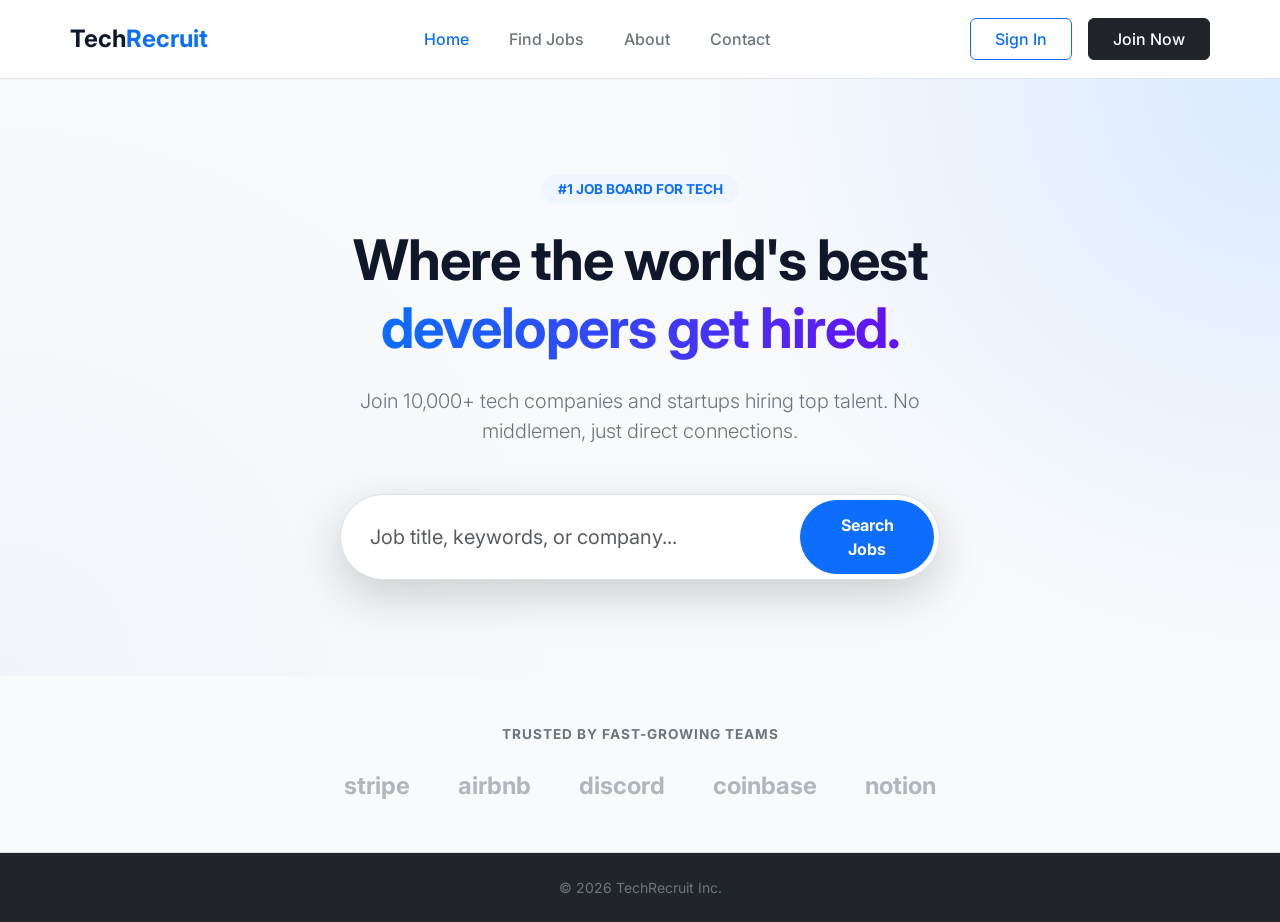
<file: index.html>
<!DOCTYPE html>
<html lang="en">
<head>
    <meta charset="UTF-8">
    <meta name="viewport" content="width=device-width, initial-scale=1.0">
    <title>TechRecruit | Home</title>
    <link href="https://cdn.jsdelivr.net/npm/bootstrap@5.3.3/dist/css/bootstrap.min.css" rel="stylesheet">
    <link rel="stylesheet" href="style.css">
    <style>
        .text-gradient {
            background: linear-gradient(90deg, #0d6efd, #6610f2);
            -webkit-background-clip: text;
            -webkit-text-fill-color: transparent;
        }
        .hero-bg { background-color: #f8fafc; }
        .search-wrapper { border-radius: 50px; overflow: hidden; padding: 5px; }
        .search-wrapper input { border: none; box-shadow: none !important; }
        .search-wrapper button { border-radius: 50px; padding: 12px 30px; }
    </style>
</head>
<body>

    <header class="sticky-top border-bottom" style="background-color: rgba(255, 255, 255, 0.95); backdrop-filter: blur(10px);">
        <nav class="navbar navbar-expand-md navbar-light py-3 container">
            <a href="index.html" class="navbar-brand fw-bolder fs-4" style="color: #0F172A;">Tech<span class="text-primary">Recruit</span></a>
            
            <button class="navbar-toggler" type="button" data-bs-toggle="collapse" data-bs-target="#navbarNav">
                <span class="navbar-toggler-icon"></span>
            </button>
            
            <div class="collapse navbar-collapse" id="navbarNav">
                <ul class="navbar-nav mx-auto gap-md-4">
                    <li class="nav-item"><a href="index.html" class="nav-link active text-primary fw-medium">Home</a></li>
                    <li class="nav-item"><a href="jobs.html" class="nav-link fw-medium text-secondary">Find Jobs</a></li>
                    <li class="nav-item"><a href="about.html" class="nav-link fw-medium text-secondary">About</a></li>
                    <li class="nav-item"><a href="contact.html" class="nav-link fw-medium text-secondary">Contact</a></li>
                </ul>
                <div id="authSection" class="d-flex align-items-center gap-3">
                    <a href="signin.html" class="btn btn-outline-primary fw-medium px-4 py-2">Sign In</a>
                    <a href="signup.html" class="btn btn-dark fw-medium px-4 py-2">Join Now</a>
                </div>
            </div>
        </nav>
    </header>

    <main>
        <section class="hero-bg py-5">
            <div class="container text-center py-5">
                <div class="d-inline-block px-3 py-1 mb-4 rounded-pill fw-bold text-primary" style="background: #eff6ff; font-size: 0.85rem;">
                    #1 JOB BOARD FOR TECH
                </div>
                <h1 class="display-4 fw-bolder mb-4" style="color: #0F172A; letter-spacing: -1px;">
                    Where the world's best <br><span class="text-gradient">developers get hired.</span>
                </h1>
                <p class="lead text-secondary mb-5 mx-auto" style="max-width: 600px;">
                    Join 10,000+ tech companies and startups hiring top talent. No middlemen, just direct connections.
                </p>
                
                <div class="search-wrapper bg-white shadow-lg border mx-auto d-flex" style="max-width: 600px;">
                    <input type="text" id="searchInput" class="form-control form-control-lg px-4" placeholder="Job title, keywords, or company...">
                    <button class="btn btn-primary fw-bold" onclick="searchJobs()">Search Jobs</button>
                </div>
            </div>
        </section>

        <div class="py-5 border-bottom text-center">
            <div class="container">
                <p class="fw-bold text-secondary text-uppercase mb-4" style="font-size: 0.85rem; letter-spacing: 1px;">Trusted by fast-growing teams</p>
                <div class="d-flex justify-content-center gap-4 gap-md-5 flex-wrap fs-4 fw-bold text-secondary opacity-50">
                    <span>stripe</span> <span>airbnb</span> <span>discord</span> <span>coinbase</span> <span>notion</span>
                </div>
            </div>
        </div>
    </main>

    <footer class="bg-dark text-secondary py-4 mt-auto">
        <div class="container text-center">
            <p class="mb-0 small">&copy; 2026 TechRecruit Inc.</p>
        </div>
    </footer>

    <script src="https://cdn.jsdelivr.net/npm/bootstrap@5.3.3/dist/js/bootstrap.bundle.min.js"></script>
    <script>
        // Check if user is logged in
        document.addEventListener('DOMContentLoaded', () => {
            const userName = localStorage.getItem('userName');
            const authSection = document.getElementById('authSection');

            if (userName) {
                // If logged in, show User Profile and Logout
                authSection.innerHTML = `
                    <span class="fw-bold text-dark">Hi, ${userName}</span>
                    <button onclick="logout()" class="btn btn-sm btn-outline-danger px-3">Logout</button>
                    <a href="contact.html" class="btn btn-primary fw-medium px-4 py-2">Post a Job</a>
                `;
            }
        });

        function logout() {
            localStorage.removeItem('userName');
            window.location.reload();
        }

        function searchJobs() {
            const query = document.getElementById('searchInput').value;
            // You can implement actual filtering on the jobs.html page later
            window.location.href = `jobs.html?search=${query}`;
        }
    </script>
</body>
</html>
</file>
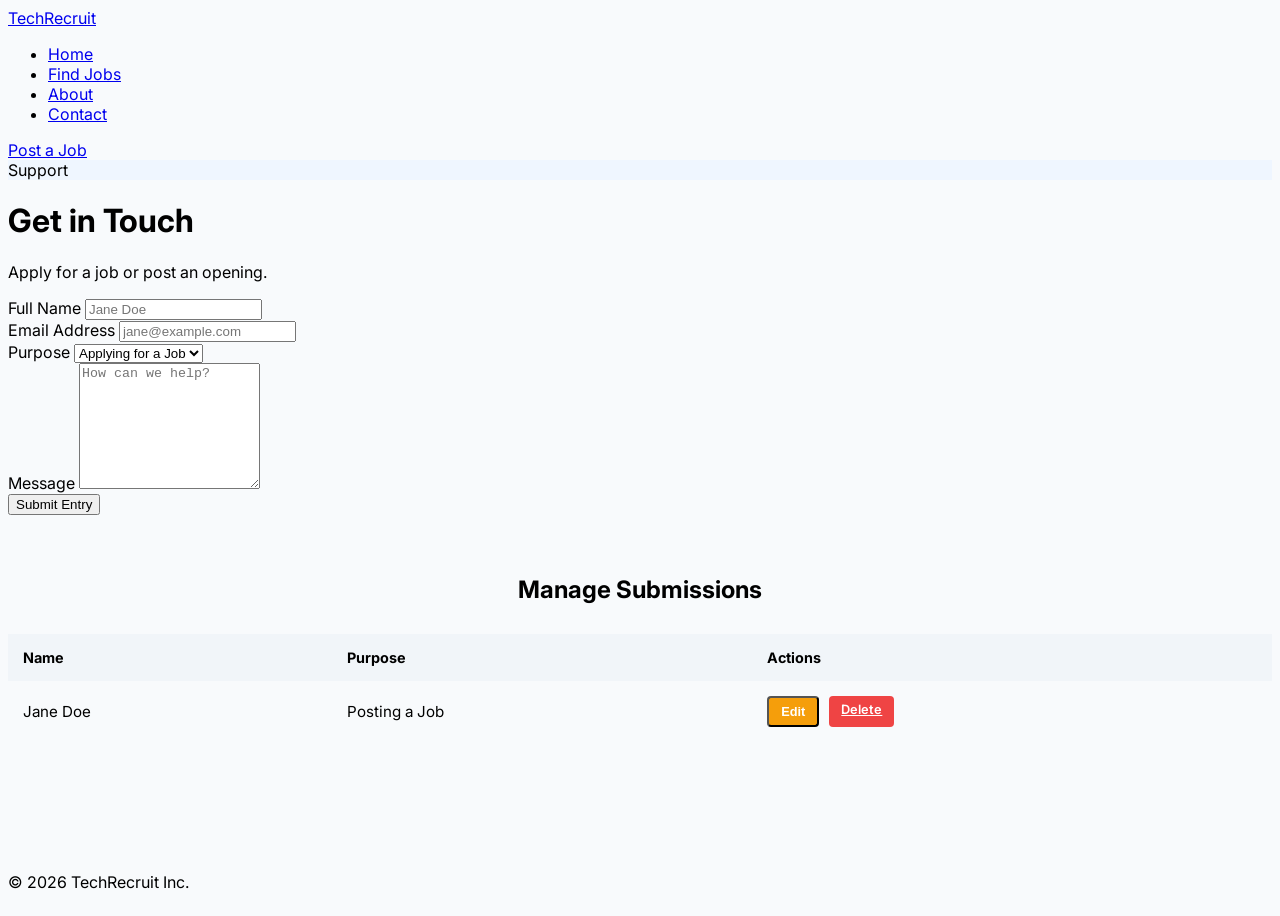
<file: contact.html>
<!DOCTYPE html>
<html lang="en">
<head>
    <meta charset="UTF-8">
    <meta name="viewport" content="width=device-width, initial-scale=1.0">
    <title>TechRecruit | Contact</title>
    <link href="https://fonts.googleapis.com/css2?family=Inter:wght@300;400;500;600;700&display=swap" rel="stylesheet">
    <link rel="stylesheet" href="style.css">
    <style>
        /* Specific styles for the Management Table to match your theme */
        .manage-section { margin-top: 60px; }
        .crud-table { width: 100%; border-collapse: collapse; background: var(--bg-card); border-radius: var(--radius-lg); overflow: hidden; border: 1px solid var(--border); }
        .crud-table th { background: #F1F5F9; padding: 15px; text-align: left; font-size: 0.9rem; color: var(--secondary); border-bottom: 1px solid var(--border); }
        .crud-table td { padding: 15px; border-bottom: 1px solid var(--border); font-size: 0.95rem; }
        .action-btns { display: flex; gap: 10px; }
        .btn-edit { background: #F59E0B; color: white; padding: 6px 12px; border-radius: 4px; font-size: 0.8rem; font-weight: 600; }
        .btn-delete { background: #EF4444; color: white; padding: 6px 12px; border-radius: 4px; font-size: 0.8rem; font-weight: 600; }
        #cancelBtn { margin-top: 10px; background: #94A3B8; color: white; border: none; width: 100%; padding: 10px; border-radius: var(--radius-sm); cursor: pointer; }
    </style>
</head>
<body>

    <header>
        <div class="container">
            <nav>
                <a href="index.html" class="logo">Tech<span>Recruit</span></a>
                <ul class="nav-links">
                    <li><a href="index.html">Home</a></li>
                    <li><a href="jobs.html">Find Jobs</a></li>
                    <li><a href="about.html">About</a></li>
                    <li><a href="contact.html" class="active">Contact</a></li>
                </ul>
                <a href="contact.html" class="btn-nav">Post a Job</a>
            </nav>
        </div>
    </header>

    <main>
        <div class="page-header">
            <div class="container">
                <div class="badge" style="background: #eff6ff; color: var(--primary); margin-bottom: 20px;">Support</div>
                <h1>Get in Touch</h1>
                <p>Apply for a job or post an opening.</p>
            </div>
        </div>

        <section>
            <div class="container">
                <div class="contact-container">
                    <form id="jobForm" action="JobServlet" method="POST">
                        <input type="hidden" name="action" id="formAction" value="insert">
                        <input type="hidden" name="jobId" id="jobId">

                        <div class="form-group">
                            <label>Full Name</label>
                            <input type="text" name="fullName" id="fullName" class="form-control" placeholder="Jane Doe" required>
                        </div>
                        <div class="form-group">
                            <label>Email Address</label>
                            <input type="email" name="email" id="email" class="form-control" placeholder="jane@example.com" required>
                        </div>
                        <div class="form-group">
                            <label>Purpose</label>
                            <select name="purpose" id="purpose" class="form-control">
                                <option value="Applying">Applying for a Job</option>
                                <option value="Posting">Posting a Job</option>
                                <option value="Inquiry">General Inquiry</option>
                            </select>
                        </div>
                        <div class="form-group">
                            <label>Message</label>
                            <textarea name="message" id="message" class="form-control" style="height: 120px;" placeholder="How can we help?"></textarea>
                        </div>
                        <button type="submit" id="submitBtn" class="btn-primary">Submit Entry</button>
                        <button type="button" id="cancelBtn" style="display:none;" onclick="resetForm()">Cancel Edit</button>
                    </form>
                </div>

                <div class="manage-section">
                    <h2 style="text-align: center; margin-bottom: 30px; color: var(--secondary);">Manage Submissions</h2>
                    <table class="crud-table">
                        <thead>
                            <tr>
                                <th>Name</th>
                                <th>Purpose</th>
                                <th>Actions</th>
                            </tr>
                        </thead>
                        <tbody>
                            <tr>
                                <td>Jane Doe</td>
                                <td>Posting a Job</td>
                                <td class="action-btns">
                                    <button class="btn-edit" onclick="editEntry(1, 'Jane Doe', 'jane@example.com', 'Posting', 'I want to hire a dev')">Edit</button>
                                    <a href="JobServlet?action=delete&id=1" class="btn-delete" onclick="return confirm('Delete this record?')">Delete</a>
                                </td>
                            </tr>
                        </tbody>
                    </table>
                </div>
            </div>
        </section>
    </main>

    <footer>
        <div class="container">
            <div class="copyright"><p>&copy; 2026 TechRecruit Inc.</p></div>
        </div>
    </footer>

    <script>
        function editEntry(id, name, email, purpose, message) {
            // Fill the form
            document.getElementById('jobId').value = id;
            document.getElementById('fullName').value = name;
            document.getElementById('email').value = email;
            document.getElementById('purpose').value = purpose;
            document.getElementById('message').value = message;

            // Change UI to Update Mode
            document.getElementById('formAction').value = 'update';
            document.getElementById('submitBtn').innerText = 'Update Record';
            document.getElementById('cancelBtn').style.display = 'block';

            // Scroll smoothly to form
            window.scrollTo({ top: 150, behavior: 'smooth' });
        }

        function resetForm() {
            document.getElementById('jobForm').reset();
            document.getElementById('formAction').value = 'insert';
            document.getElementById('submitBtn').innerText = 'Submit Entry';
            document.getElementById('cancelBtn').style.display = 'none';
        }
    </script>
</body>
</html>
</file>
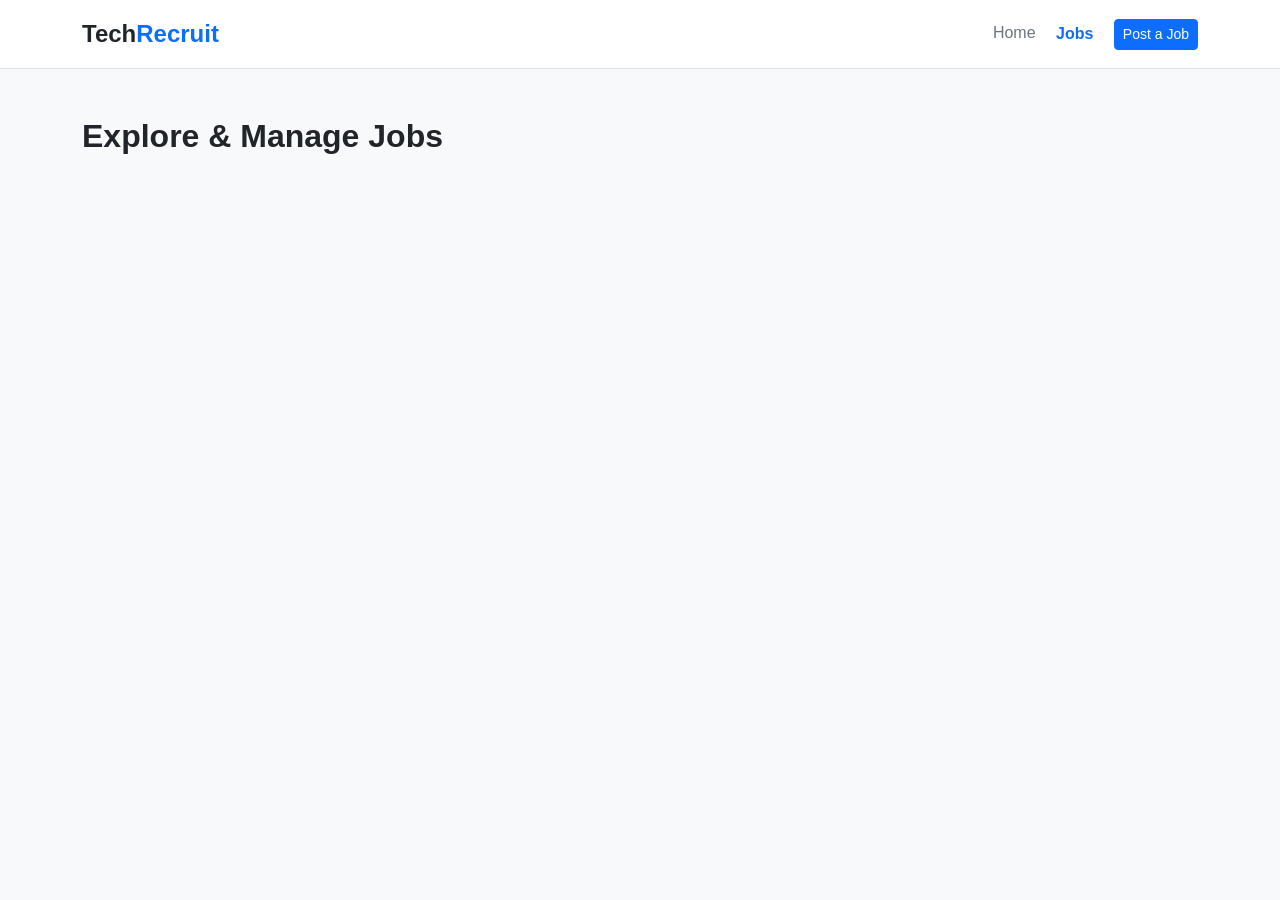
<file: jobs.html>
<!DOCTYPE html>
<html lang="en">
<head>
    <meta charset="UTF-8">
    <meta name="viewport" content="width=device-width, initial-scale=1.0">
    <title>TechRecruit | Manage Jobs</title>
    <link href="https://cdn.jsdelivr.net/npm/bootstrap@5.3.3/dist/css/bootstrap.min.css" rel="stylesheet">
    <style>
        body { background-color: #f8f9fa; font-family: 'Inter', sans-serif; }
        .job-card { border: none; border-radius: 15px; transition: 0.3s; }
        .job-card:hover { transform: translateY(-5px); box-shadow: 0 10px 20px rgba(0,0,0,0.1) !important; }
        .tech-badge { background: #e0e7ff; color: #4338ca; padding: 4px 10px; border-radius: 6px; font-size: 0.8rem; margin: 2px; display: inline-block; }
    </style>
</head>
<body>

<header class="bg-white border-bottom sticky-top py-3">
    <nav class="container d-flex justify-content-between align-items-center">
        <a class="navbar-brand fw-bold fs-4 text-dark" href="index.html">Tech<span class="text-primary">Recruit</span></a>
        <div class="nav-links">
            <a href="index.html" class="text-decoration-none text-secondary me-3">Home</a>
            <a href="jobs.html" class="text-decoration-none text-primary fw-bold">Jobs</a>
            <a href="contact.html" class="btn btn-primary btn-sm ms-3">Post a Job</a>
        </div>
    </nav>
</header>

<main class="container py-5">
    <h2 class="fw-bold mb-4">Explore & Manage Jobs</h2>
    <div class="row g-4" id="jobsGrid">
        </div>
</main>

<div class="modal fade" id="editModal" tabindex="-1">
    <div class="modal-dialog">
        <div class="modal-content">
            <div class="modal-header">
                <h5 class="modal-title">Edit Job Opening</h5>
                <button type="button" class="btn-close" data-bs-dismiss="modal"></button>
            </div>
            <div class="modal-body">
                <input type="hidden" id="editId">
                <div class="mb-3"><label class="form-label">Title</label><input type="text" id="editTitle" class="form-control"></div>
                <div class="mb-3"><label class="form-label">Company</label><input type="text" id="editCompany" class="form-control"></div>
                <div class="mb-3"><label class="form-label">Location</label><input type="text" id="editLocation" class="form-control"></div>
                <div class="mb-3"><label class="form-label">Salary</label><input type="text" id="editSalary" class="form-control"></div>
                <div class="mb-3"><label class="form-label">Tags</label><input type="text" id="editTags" class="form-control"></div>
            </div>
            <div class="modal-footer">
                <button type="button" class="btn btn-secondary" data-bs-dismiss="modal">Close</button>
                <button type="button" class="btn btn-primary" onclick="saveUpdate()">Save Changes</button>
            </div>
        </div>
    </div>
</div>

<script src="https://cdn.jsdelivr.net/npm/bootstrap@5.3.3/dist/js/bootstrap.bundle.min.js"></script>
<script>
    const API_URL = 'http://localhost:8080/api/jobs';
    let editModal;

    document.addEventListener('DOMContentLoaded', () => {
        editModal = new bootstrap.Modal(document.getElementById('editModal'));
        fetchJobs();
    });

    async function fetchJobs() {
        const response = await fetch(API_URL);
        const data = await response.json();
        const grid = document.getElementById('jobsGrid');
        grid.innerHTML = '';

        data.forEach(job => {
            const tags = job.tags ? job.tags.split(',').map(t => `<span class="tech-badge">${t.trim()}</span>`).join('') : '';
            grid.innerHTML += `
                <div class="col-md-4" id="card-${job.id}">
                    <div class="card h-100 shadow-sm job-card p-3">
                        <div class="card-body">
                            <h5 class="fw-bold">${job.title}</h5>
                            <p class="text-muted mb-2">${job.company}</p>
                            <p class="small mb-1">📍 ${job.location} | 💰 ${job.salaryRange}</p>
                            <div class="mb-3">${tags}</div>
                            <div class="d-flex gap-2">
                                <button class="btn btn-outline-primary btn-sm w-100" onclick="openEditModal(${JSON.stringify(job).replace(/"/g, '&quot;')})">Edit</button>
                                <button class="btn btn-outline-danger btn-sm w-100" onclick="deleteJob(${job.id})">Delete</button>
                            </div>
                        </div>
                    </div>
                </div>`;
        });
    }

    async function deleteJob(id) {
        if (confirm('Delete this job?')) {
            await fetch(`${API_URL}/${id}`, { method: 'DELETE' });
            fetchJobs();
        }
    }

    function openEditModal(job) {
        document.getElementById('editId').value = job.id;
        document.getElementById('editTitle').value = job.title;
        document.getElementById('editCompany').value = job.company;
        document.getElementById('editLocation').value = job.location;
        document.getElementById('editSalary').value = job.salaryRange;
        document.getElementById('editTags').value = job.tags;
        editModal.show();
    }

    async function saveUpdate() {
        const id = document.getElementById('editId').value;
        const updatedJob = {
            title: document.getElementById('editTitle').value,
            company: document.getElementById('editCompany').value,
            location: document.getElementById('editLocation').value,
            salaryRange: document.getElementById('editSalary').value,
            tags: document.getElementById('editTags').value
        };

        await fetch(`${API_URL}/${id}`, {
            method: 'PUT',
            headers: { 'Content-Type': 'application/json' },
            body: JSON.stringify(updatedJob)
        });

        editModal.hide();
        fetchJobs();
    }
</script>
</body>
</html>
</file>
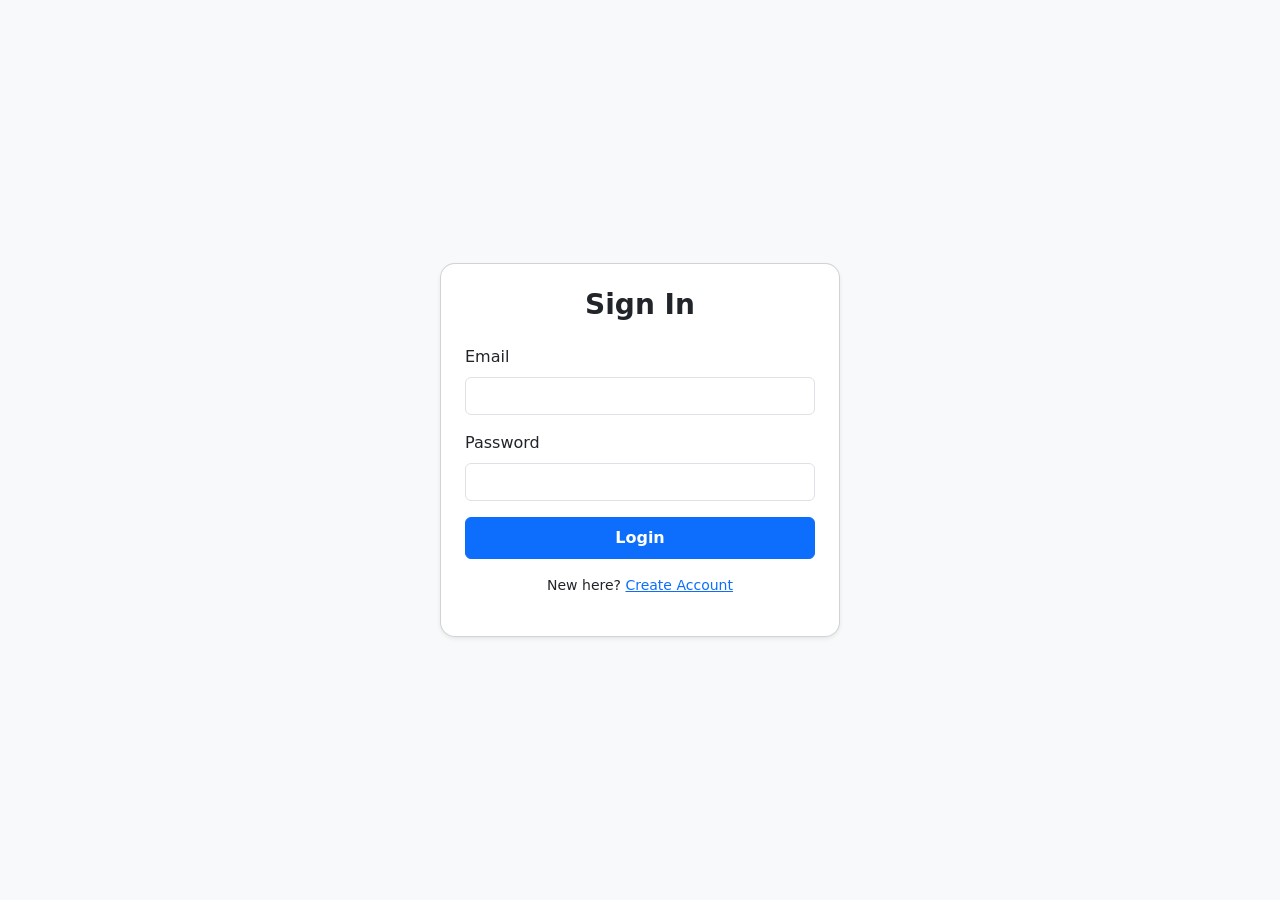
<file: signin.html>
<!DOCTYPE html>
<html lang="en">
<head>
    <meta charset="UTF-8"><title>TechRecruit | Sign In</title>
    <link href="https://cdn.jsdelivr.net/npm/bootstrap@5.3.3/dist/css/bootstrap.min.css" rel="stylesheet">
</head>
<body class="bg-light d-flex align-items-center vh-100">
    <div class="container">
        <div class="card shadow-sm mx-auto" style="max-width: 400px; border-radius: 15px;">
            <div class="card-body p-4">
                <h3 class="fw-bold text-center mb-4">Sign In</h3>
                <form id="signinForm">
                    <div class="mb-3"><label class="form-label">Email</label><input type="email" id="email" class="form-control" required></div>
                    <div class="mb-3"><label class="form-label">Password</label><input type="password" id="pass" class="form-control" required></div>
                    <button type="submit" class="btn btn-primary w-100 py-2 fw-bold">Login</button>
                </form>
                <p class="text-center mt-3 small">New here? <a href="signup.html">Create Account</a></p>
                <div id="msg" class="text-center mt-2"></div>
            </div>
        </div>
    </div>
    <script>
        document.getElementById('signinForm').addEventListener('submit', async (e) => {
            e.preventDefault();
            const data = { email: document.getElementById('email').value, password: document.getElementById('pass').value };
            const resp = await fetch('http://localhost:8080/api/users/signin', {
                method: 'POST', headers: {'Content-Type': 'application/json'},
                body: JSON.stringify(data)
            });
            const result = await resp.json();
            if(result.status === 'success') {
                localStorage.setItem('userName', result.user);
                window.location.href = 'index.html';
            } else {
                document.getElementById('msg').innerHTML = `<span class="text-danger">${result.message}</span>`;
            }
        });
    </script>
</body>
</html>
</file>
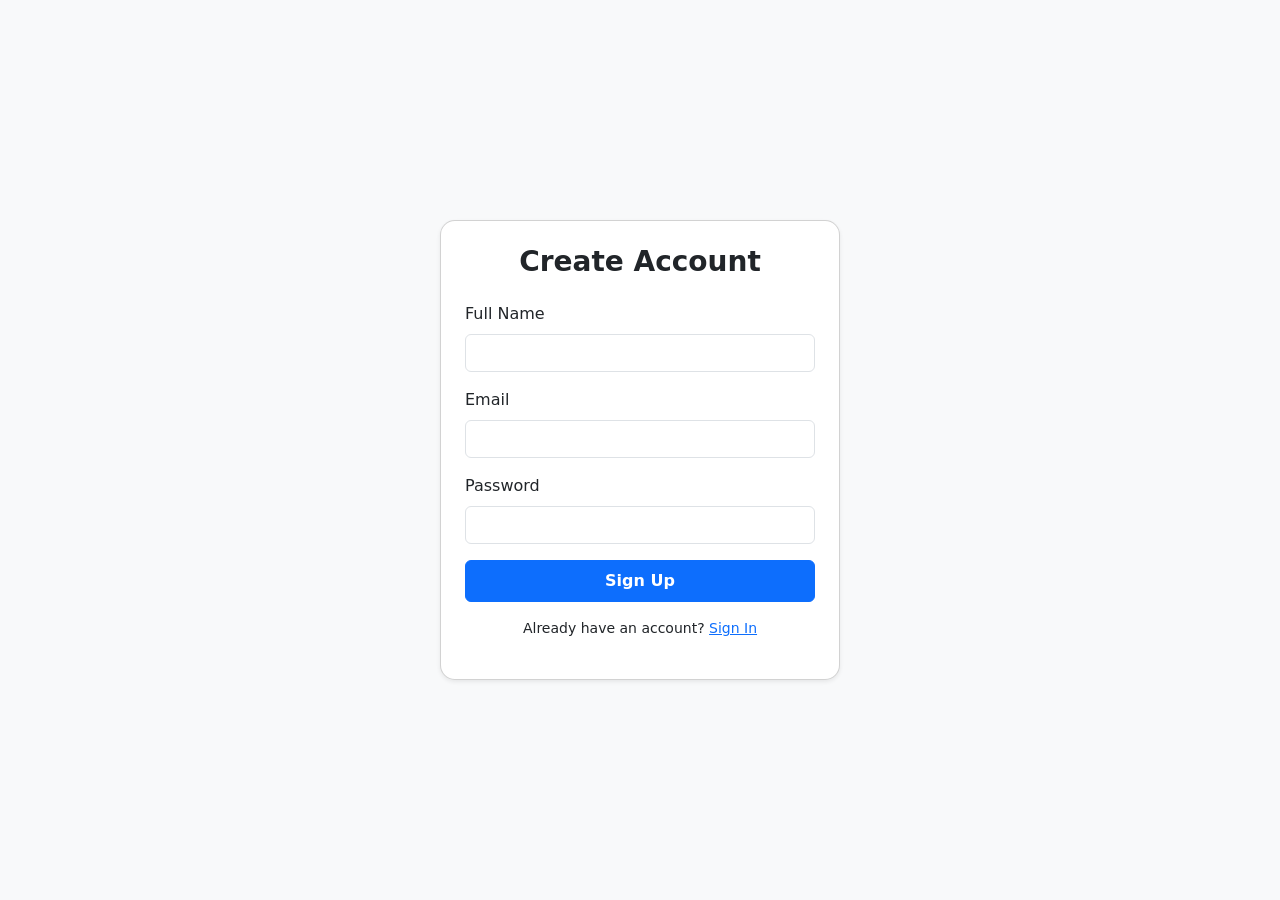
<file: signup.html>
<!DOCTYPE html>
<html lang="en">
<head>
    <meta charset="UTF-8"><title>TechRecruit | Sign Up</title>
    <link href="https://cdn.jsdelivr.net/npm/bootstrap@5.3.3/dist/css/bootstrap.min.css" rel="stylesheet">
</head>
<body class="bg-light d-flex align-items-center vh-100">
    <div class="container">
        <div class="card shadow-sm mx-auto" style="max-width: 400px; border-radius: 15px;">
            <div class="card-body p-4">
                <h3 class="fw-bold text-center mb-4">Create Account</h3>
                <form id="signupForm">
                    <div class="mb-3"><label class="form-label">Full Name</label><input type="text" id="newName" class="form-control" required></div>
                    <div class="mb-3"><label class="form-label">Email</label><input type="email" id="newEmail" class="form-control" required></div>
                    <div class="mb-3"><label class="form-label">Password</label><input type="password" id="newPass" class="form-control" required></div>
                    <button type="submit" class="btn btn-primary w-100 py-2 fw-bold">Sign Up</button>
                </form>
                <p class="text-center mt-3 small">Already have an account? <a href="signin.html">Sign In</a></p>
                <div id="msg" class="text-center mt-2"></div>
            </div>
        </div>
    </div>
    <script>
        document.getElementById('signupForm').addEventListener('submit', async (e) => {
            e.preventDefault();
            const data = {
                fullName: document.getElementById('newName').value,
                email: document.getElementById('newEmail').value,
                password: document.getElementById('newPass').value
            };
            const resp = await fetch('http://localhost:8080/api/users/signup', {
                method: 'POST', headers: {'Content-Type': 'application/json'},
                body: JSON.stringify(data)
            });
            const result = await resp.json();
            document.getElementById('msg').innerHTML = result.status === 'success' ? 
                '<span class="text-success">Success! Redirecting...</span>' : `<span class="text-danger">${result.message}</span>`;
            if(result.status === 'success') setTimeout(() => window.location.href = 'signin.html', 2000);
        });
    </script>
</body>
</html>
</file>
<file: style.css>
/* css/style.css */
@import url('https://fonts.googleapis.com/css2?family=Inter:wght@300;400;500;600;700&display=swap');

body { 
    font-family: 'Inter', sans-serif; 
    background-color: #F8FAFC; 
    min-height: 100vh; 
    display: flex; 
    flex-direction: column; 
}

main { flex: 1; } /* Pushes footer to the bottom */

/* Custom Utilities */
.backdrop-blur { backdrop-filter: blur(10px); }

.text-gradient { 
    background: linear-gradient(135deg, #0d6efd 0%, #6366f1 100%); 
    -webkit-background-clip: text; 
    -webkit-text-fill-color: transparent; 
}

.hero-bg { 
    background: radial-gradient(circle at top right, #DBEAFE 0%, transparent 40%), 
                radial-gradient(circle at bottom left, #F1F5F9 0%, transparent 40%); 
}

/* Custom Search Bar */
.search-wrapper { border-radius: 50px; padding: 6px; }
.search-wrapper input { border-radius: 50px 0 0 50px; border: none; }
.search-wrapper input:focus { box-shadow: none; }
.search-wrapper button { border-radius: 40px; padding: 10px 30px; }

/* Job Card specifics */
.company-logo { 
    width: 48px; height: 48px; 
    border-radius: 8px; 
    display: flex; align-items: center; justify-content: center; 
    font-weight: 700; font-size: 1.2rem; 
}

.job-card { transition: all 0.3s ease; }
.job-card:hover { 
    transform: translateY(-4px); 
    box-shadow: 0 10px 15px -3px rgba(0, 0, 0, 0.1) !important; 
    border-color: #0d6efd !important; 
}
</file>
